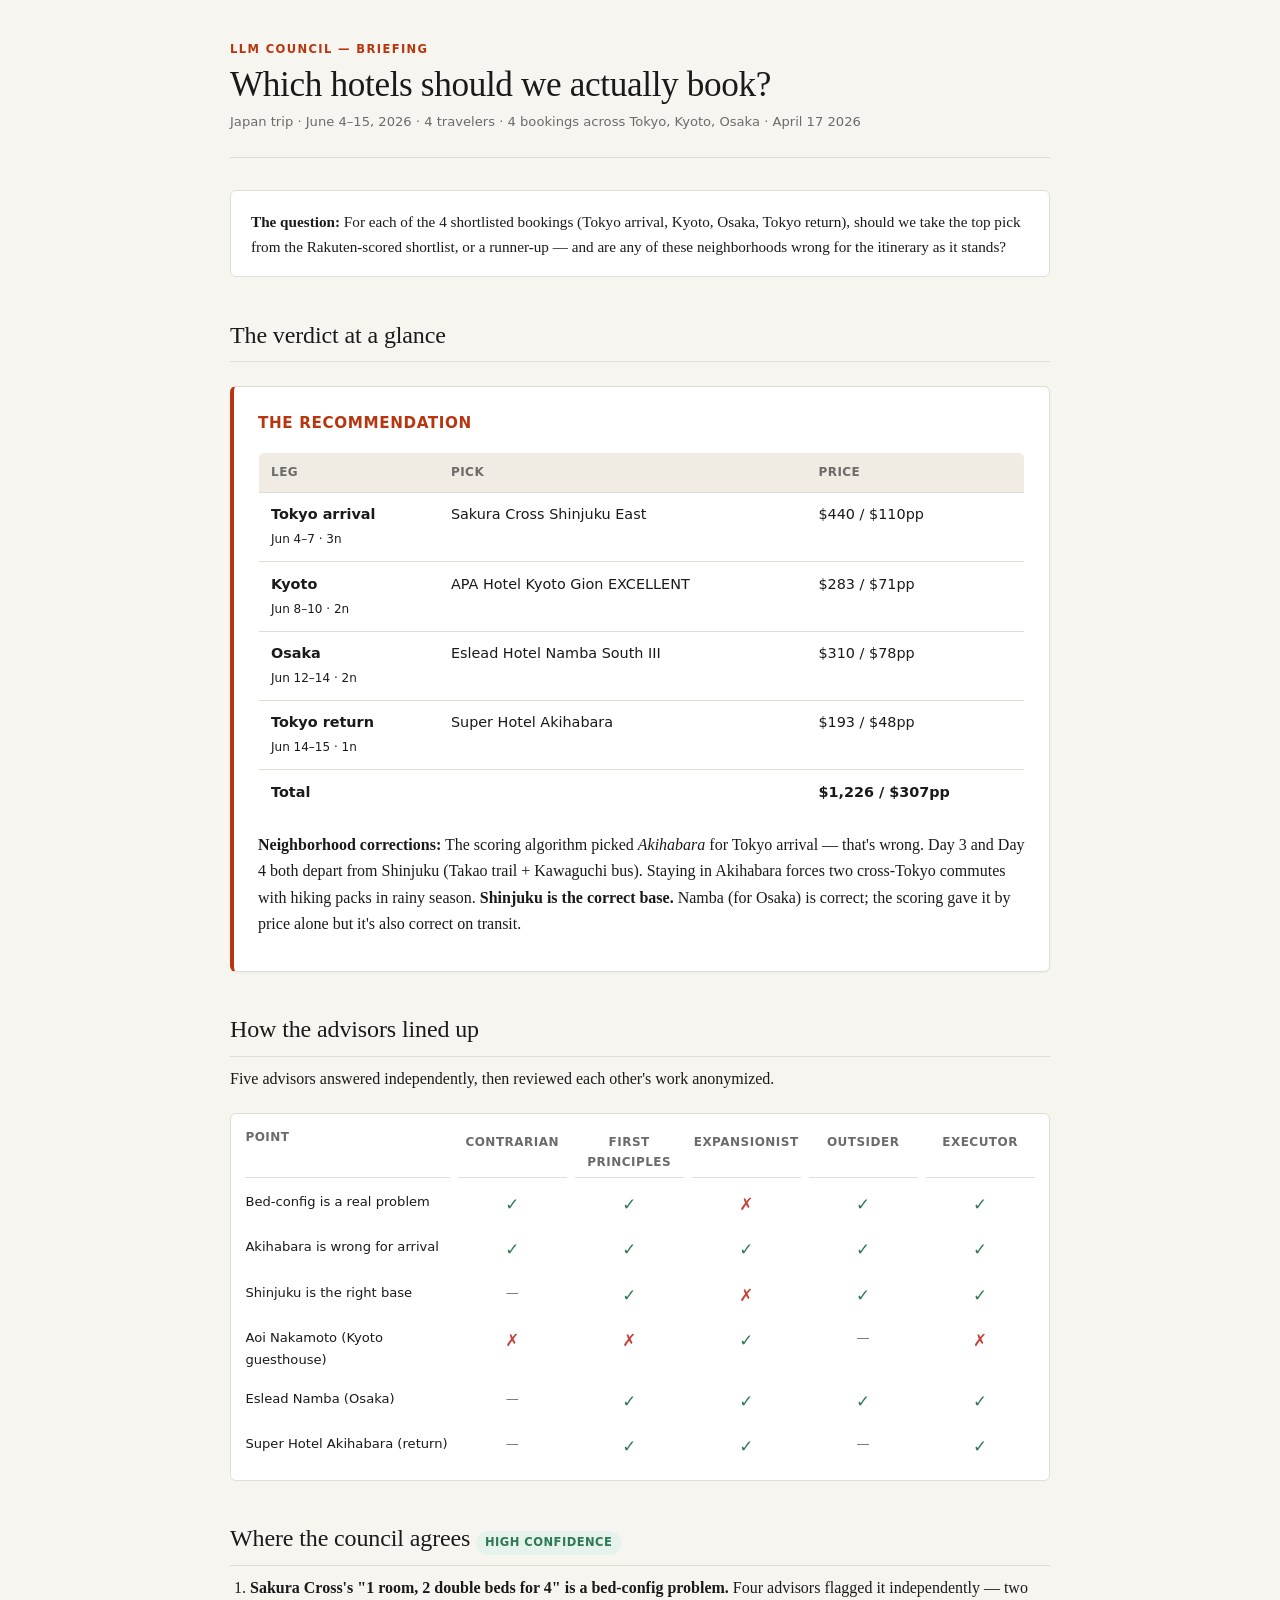
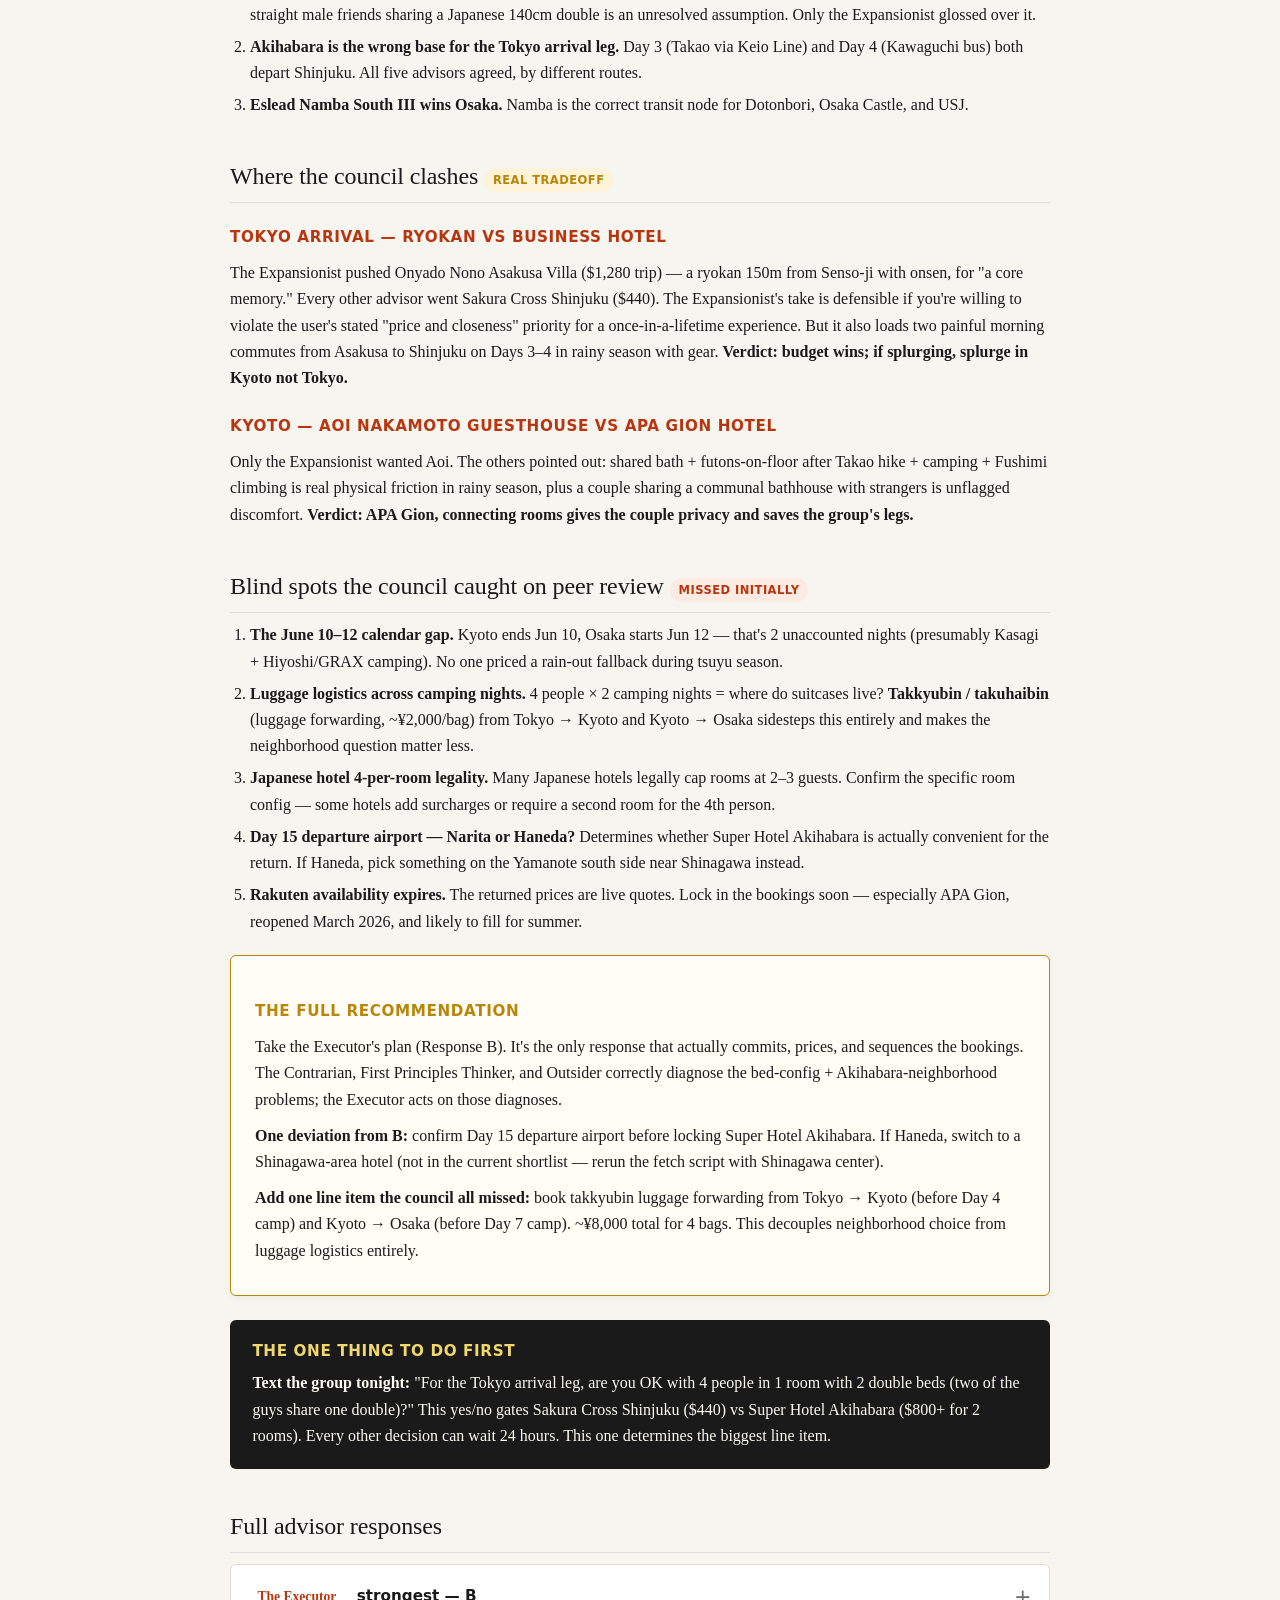
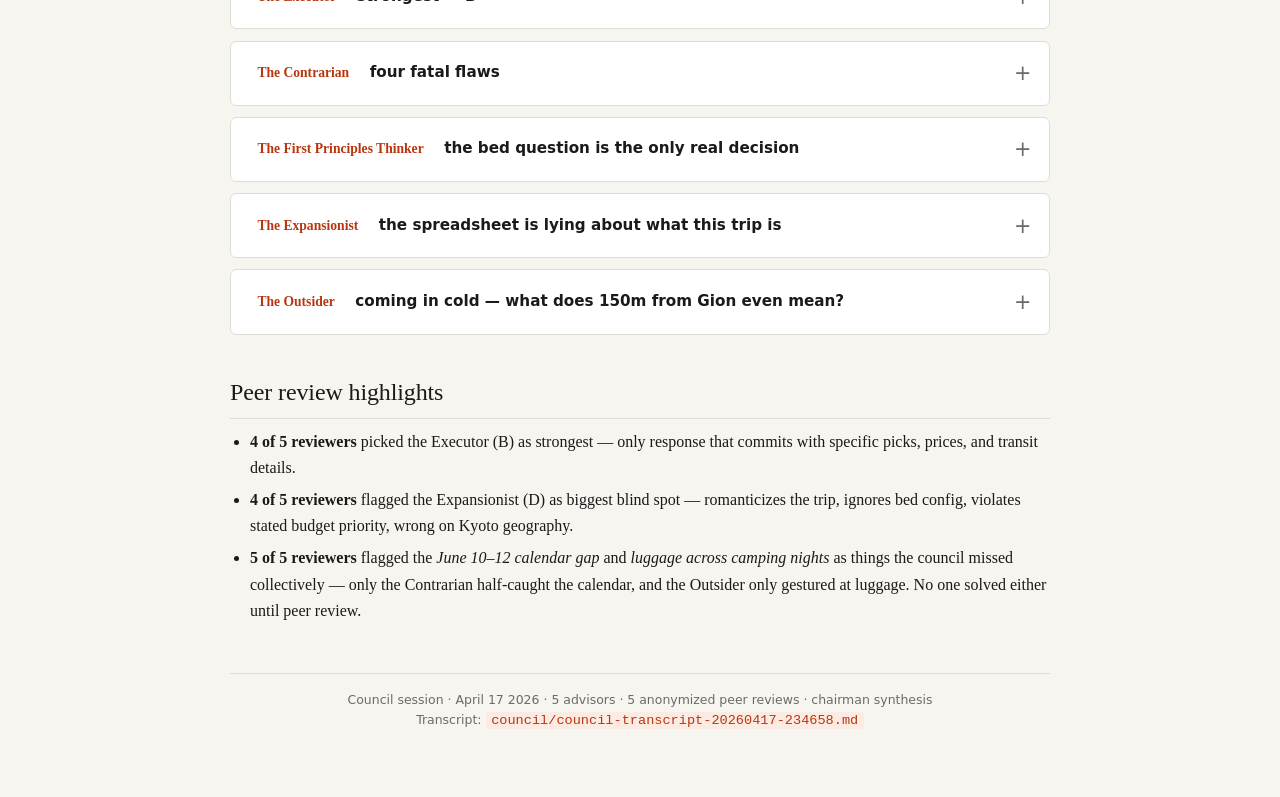
<file: council/council-report-20260417-234658.html>
<!DOCTYPE html>
<html lang="en">
<head>
<meta charset="UTF-8" />
<meta name="viewport" content="width=device-width, initial-scale=1.0" />
<title>Council Report — Japan Trip Hotels</title>
<style>
  :root {
    --bg: #f7f5f0;
    --surface: #ffffff;
    --ink: #1a1a1a;
    --muted: #6b6b6b;
    --accent: #b8360f;
    --accent-soft: #fcebe3;
    --green: #2f7a54;
    --green-soft: #e5f3ec;
    --amber: #b8860b;
    --amber-soft: #fcf3d9;
    --border: #e0ddd4;
  }
  * { box-sizing: border-box; }
  html, body { margin: 0; padding: 0; }
  body {
    font-family: "Iowan Old Style", "Palatino Linotype", Palatino, "URW Palladio L", Georgia, serif;
    background: var(--bg);
    color: var(--ink);
    line-height: 1.65;
    padding: 2.5rem 1.25rem 4rem;
  }
  .container { max-width: 820px; margin: 0 auto; }
  header.doc-head {
    border-bottom: 1px solid var(--border);
    padding-bottom: 1.5rem;
    margin-bottom: 2rem;
  }
  .kicker {
    font-family: system-ui, -apple-system, "Segoe UI", sans-serif;
    text-transform: uppercase;
    letter-spacing: 0.12em;
    font-size: 0.72rem;
    color: var(--accent);
    font-weight: 700;
  }
  h1 {
    font-family: "Didot", "Bodoni 72", Didot, "Playfair Display", serif;
    font-size: 2.2rem;
    font-weight: 400;
    margin: 0.35rem 0 0.4rem;
    letter-spacing: -0.01em;
    line-height: 1.15;
  }
  .meta {
    font-family: system-ui, -apple-system, sans-serif;
    font-size: 0.82rem;
    color: var(--muted);
  }
  h2 {
    font-family: "Didot", "Bodoni 72", Didot, "Playfair Display", serif;
    font-size: 1.5rem;
    font-weight: 400;
    margin: 2.4rem 0 0.5rem;
    letter-spacing: -0.005em;
    border-bottom: 1px solid var(--border);
    padding-bottom: 0.35rem;
  }
  h3 {
    font-family: system-ui, -apple-system, sans-serif;
    font-size: 0.95rem;
    font-weight: 700;
    text-transform: uppercase;
    letter-spacing: 0.04em;
    color: var(--accent);
    margin: 1.4rem 0 0.4rem;
  }
  p { margin: 0.6rem 0; }
  ul, ol { padding-left: 1.25rem; margin: 0.6rem 0; }
  li { margin-bottom: 0.35rem; }
  blockquote {
    border-left: 3px solid var(--accent);
    padding-left: 1rem;
    margin: 1rem 0;
    color: #333;
    font-style: italic;
  }
  .question-box {
    background: var(--surface);
    border: 1px solid var(--border);
    padding: 1.1rem 1.25rem;
    border-radius: 6px;
    margin: 1rem 0 2rem;
    font-size: 0.95rem;
  }
  .verdict-card {
    background: var(--surface);
    border: 1px solid var(--border);
    border-left: 4px solid var(--accent);
    padding: 1.5rem;
    border-radius: 6px;
    margin: 1.5rem 0;
    box-shadow: 0 1px 3px rgba(0, 0, 0, 0.04);
  }
  .verdict-card h3 { margin-top: 0; }
  .pill {
    display: inline-block;
    padding: 0.15rem 0.55rem;
    border-radius: 999px;
    font-family: system-ui, sans-serif;
    font-size: 0.72rem;
    font-weight: 600;
    text-transform: uppercase;
    letter-spacing: 0.04em;
  }
  .pill-agree { background: var(--green-soft); color: var(--green); }
  .pill-clash { background: var(--amber-soft); color: var(--amber); }
  .pill-miss  { background: var(--accent-soft); color: var(--accent); }
  .alignment-grid {
    display: grid;
    grid-template-columns: 1.5fr 0.8fr 0.8fr 0.8fr 0.8fr 0.8fr;
    gap: 0.5rem;
    margin: 1.25rem 0;
    font-family: system-ui, -apple-system, sans-serif;
    font-size: 0.82rem;
    border: 1px solid var(--border);
    padding: 0.9rem;
    border-radius: 6px;
    background: var(--surface);
  }
  .alignment-grid .head {
    font-weight: 700;
    font-size: 0.75rem;
    text-transform: uppercase;
    letter-spacing: 0.04em;
    color: var(--muted);
    padding-bottom: 0.35rem;
    border-bottom: 1px solid var(--border);
  }
  .alignment-grid .row {
    font-weight: 500;
    padding: 0.3rem 0;
  }
  .alignment-grid .cell {
    padding: 0.3rem 0;
    text-align: center;
  }
  .tick { color: var(--green); font-size: 1.05rem; }
  .cross { color: #c5443a; font-size: 1.05rem; }
  .dash { color: var(--muted); }
  .hotel-table {
    width: 100%;
    border-collapse: collapse;
    margin: 1rem 0;
    font-family: system-ui, -apple-system, sans-serif;
    font-size: 0.9rem;
    background: var(--surface);
    border: 1px solid var(--border);
    border-radius: 6px;
    overflow: hidden;
  }
  .hotel-table th {
    text-align: left;
    background: #f0ece4;
    padding: 0.6rem 0.75rem;
    font-size: 0.75rem;
    text-transform: uppercase;
    letter-spacing: 0.04em;
    color: var(--muted);
    border-bottom: 1px solid var(--border);
  }
  .hotel-table td {
    padding: 0.65rem 0.75rem;
    border-bottom: 1px solid var(--border);
    vertical-align: top;
  }
  .hotel-table tr:last-child td { border-bottom: none; }
  details.advisor {
    background: var(--surface);
    border: 1px solid var(--border);
    border-radius: 6px;
    padding: 0.9rem 1.1rem;
    margin: 0.7rem 0;
  }
  details.advisor[open] {
    box-shadow: 0 2px 6px rgba(0, 0, 0, 0.04);
  }
  details.advisor summary {
    cursor: pointer;
    font-family: system-ui, sans-serif;
    font-weight: 600;
    font-size: 0.95rem;
    color: var(--ink);
    list-style: none;
    display: flex;
    justify-content: space-between;
    align-items: center;
  }
  details.advisor summary::-webkit-details-marker { display: none; }
  details.advisor summary::after {
    content: "+";
    color: var(--muted);
    font-size: 1.3rem;
    font-weight: 400;
  }
  details.advisor[open] summary::after { content: "−"; }
  details.advisor .body {
    margin-top: 0.8rem;
    font-size: 0.92rem;
    color: #222;
  }
  .advisor-label {
    display: inline-block;
    padding: 0.1rem 0.55rem;
    border-radius: 3px;
    font-family: "Didot", serif;
    font-size: 0.85rem;
    color: var(--accent);
    margin-right: 0.4rem;
  }
  .recommendation {
    background: #fffdf6;
    border: 1px solid var(--amber);
    border-radius: 6px;
    padding: 1.3rem 1.5rem;
    margin: 1.25rem 0;
    box-shadow: 0 2px 5px rgba(184, 134, 11, 0.08);
  }
  .recommendation h3 { color: var(--amber); }
  .first-thing {
    background: var(--ink);
    color: #fcfaf2;
    border-radius: 6px;
    padding: 1.2rem 1.4rem;
    margin: 1.5rem 0;
  }
  .first-thing h3 {
    color: #f1d86c;
    margin-top: 0;
  }
  footer.doc-foot {
    border-top: 1px solid var(--border);
    margin-top: 3rem;
    padding-top: 1rem;
    font-family: system-ui, sans-serif;
    font-size: 0.78rem;
    color: var(--muted);
    text-align: center;
  }
  code {
    font-family: "SF Mono", Menlo, Consolas, monospace;
    background: var(--accent-soft);
    color: var(--accent);
    padding: 0.08rem 0.35rem;
    border-radius: 3px;
    font-size: 0.85rem;
  }
</style>
</head>
<body>
<div class="container">

<header class="doc-head">
  <div class="kicker">LLM Council — Briefing</div>
  <h1>Which hotels should we actually book?</h1>
  <div class="meta">Japan trip · June 4–15, 2026 · 4 travelers · 4 bookings across Tokyo, Kyoto, Osaka · April 17 2026</div>
</header>

<div class="question-box">
  <strong>The question:</strong> For each of the 4 shortlisted bookings (Tokyo arrival, Kyoto, Osaka, Tokyo return), should we take the top pick from the Rakuten-scored shortlist, or a runner-up — and are any of these neighborhoods wrong for the itinerary as it stands?
</div>

<h2>The verdict at a glance</h2>

<div class="verdict-card">
  <h3>The recommendation</h3>
  <table class="hotel-table">
    <tr><th>Leg</th><th>Pick</th><th>Price</th></tr>
    <tr>
      <td><strong>Tokyo arrival</strong><br><small>Jun 4–7 · 3n</small></td>
      <td>Sakura Cross Shinjuku East</td>
      <td>$440 / $110pp</td>
    </tr>
    <tr>
      <td><strong>Kyoto</strong><br><small>Jun 8–10 · 2n</small></td>
      <td>APA Hotel Kyoto Gion EXCELLENT</td>
      <td>$283 / $71pp</td>
    </tr>
    <tr>
      <td><strong>Osaka</strong><br><small>Jun 12–14 · 2n</small></td>
      <td>Eslead Hotel Namba South III</td>
      <td>$310 / $78pp</td>
    </tr>
    <tr>
      <td><strong>Tokyo return</strong><br><small>Jun 14–15 · 1n</small></td>
      <td>Super Hotel Akihabara</td>
      <td>$193 / $48pp</td>
    </tr>
    <tr>
      <td colspan="2"><strong>Total</strong></td>
      <td><strong>$1,226 / $307pp</strong></td>
    </tr>
  </table>
  <p><strong>Neighborhood corrections:</strong> The scoring algorithm picked <em>Akihabara</em> for Tokyo arrival — that's wrong. Day 3 and Day 4 both depart from Shinjuku (Takao trail + Kawaguchi bus). Staying in Akihabara forces two cross-Tokyo commutes with hiking packs in rainy season. <strong>Shinjuku is the correct base.</strong> Namba (for Osaka) is correct; the scoring gave it by price alone but it's also correct on transit.</p>
</div>

<h2>How the advisors lined up</h2>

<p>Five advisors answered independently, then reviewed each other's work anonymized.</p>

<div class="alignment-grid">
  <div class="head">Point</div>
  <div class="head cell">Contrarian</div>
  <div class="head cell">First Principles</div>
  <div class="head cell">Expansionist</div>
  <div class="head cell">Outsider</div>
  <div class="head cell">Executor</div>

  <div class="row">Bed-config is a real problem</div>
  <div class="cell"><span class="tick">✓</span></div>
  <div class="cell"><span class="tick">✓</span></div>
  <div class="cell"><span class="cross">✗</span></div>
  <div class="cell"><span class="tick">✓</span></div>
  <div class="cell"><span class="tick">✓</span></div>

  <div class="row">Akihabara is wrong for arrival</div>
  <div class="cell"><span class="tick">✓</span></div>
  <div class="cell"><span class="tick">✓</span></div>
  <div class="cell"><span class="tick">✓</span></div>
  <div class="cell"><span class="tick">✓</span></div>
  <div class="cell"><span class="tick">✓</span></div>

  <div class="row">Shinjuku is the right base</div>
  <div class="cell"><span class="dash">—</span></div>
  <div class="cell"><span class="tick">✓</span></div>
  <div class="cell"><span class="cross">✗</span></div>
  <div class="cell"><span class="tick">✓</span></div>
  <div class="cell"><span class="tick">✓</span></div>

  <div class="row">Aoi Nakamoto (Kyoto guesthouse)</div>
  <div class="cell"><span class="cross">✗</span></div>
  <div class="cell"><span class="cross">✗</span></div>
  <div class="cell"><span class="tick">✓</span></div>
  <div class="cell"><span class="dash">—</span></div>
  <div class="cell"><span class="cross">✗</span></div>

  <div class="row">Eslead Namba (Osaka)</div>
  <div class="cell"><span class="dash">—</span></div>
  <div class="cell"><span class="tick">✓</span></div>
  <div class="cell"><span class="tick">✓</span></div>
  <div class="cell"><span class="tick">✓</span></div>
  <div class="cell"><span class="tick">✓</span></div>

  <div class="row">Super Hotel Akihabara (return)</div>
  <div class="cell"><span class="dash">—</span></div>
  <div class="cell"><span class="tick">✓</span></div>
  <div class="cell"><span class="tick">✓</span></div>
  <div class="cell"><span class="dash">—</span></div>
  <div class="cell"><span class="tick">✓</span></div>
</div>

<h2>Where the council agrees <span class="pill pill-agree">High confidence</span></h2>
<ol>
  <li><strong>Sakura Cross's "1 room, 2 double beds for 4" is a bed-config problem.</strong> Four advisors flagged it independently — two straight male friends sharing a Japanese 140cm double is an unresolved assumption. Only the Expansionist glossed over it.</li>
  <li><strong>Akihabara is the wrong base for the Tokyo arrival leg.</strong> Day 3 (Takao via Keio Line) and Day 4 (Kawaguchi bus) both depart Shinjuku. All five advisors agreed, by different routes.</li>
  <li><strong>Eslead Namba South III wins Osaka.</strong> Namba is the correct transit node for Dotonbori, Osaka Castle, and USJ.</li>
</ol>

<h2>Where the council clashes <span class="pill pill-clash">Real tradeoff</span></h2>

<h3>Tokyo arrival — ryokan vs business hotel</h3>
<p>The Expansionist pushed Onyado Nono Asakusa Villa ($1,280 trip) — a ryokan 150m from Senso-ji with onsen, for "a core memory." Every other advisor went Sakura Cross Shinjuku ($440). The Expansionist's take is defensible if you're willing to violate the user's stated "price and closeness" priority for a once-in-a-lifetime experience. But it also loads two painful morning commutes from Asakusa to Shinjuku on Days 3–4 in rainy season with gear. <strong>Verdict: budget wins; if splurging, splurge in Kyoto not Tokyo.</strong></p>

<h3>Kyoto — Aoi Nakamoto guesthouse vs APA Gion hotel</h3>
<p>Only the Expansionist wanted Aoi. The others pointed out: shared bath + futons-on-floor after Takao hike + camping + Fushimi climbing is real physical friction in rainy season, plus a couple sharing a communal bathhouse with strangers is unflagged discomfort. <strong>Verdict: APA Gion, connecting rooms gives the couple privacy and saves the group's legs.</strong></p>

<h2>Blind spots the council caught on peer review <span class="pill pill-miss">Missed initially</span></h2>

<ol>
  <li><strong>The June 10–12 calendar gap.</strong> Kyoto ends Jun 10, Osaka starts Jun 12 — that's 2 unaccounted nights (presumably Kasagi + Hiyoshi/GRAX camping). No one priced a rain-out fallback during tsuyu season.</li>
  <li><strong>Luggage logistics across camping nights.</strong> 4 people × 2 camping nights = where do suitcases live? <strong>Takkyubin / takuhaibin</strong> (luggage forwarding, ~¥2,000/bag) from Tokyo → Kyoto and Kyoto → Osaka sidesteps this entirely and makes the neighborhood question matter less.</li>
  <li><strong>Japanese hotel 4-per-room legality.</strong> Many Japanese hotels legally cap rooms at 2–3 guests. Confirm the specific room config — some hotels add surcharges or require a second room for the 4th person.</li>
  <li><strong>Day 15 departure airport — Narita or Haneda?</strong> Determines whether Super Hotel Akihabara is actually convenient for the return. If Haneda, pick something on the Yamanote south side near Shinagawa instead.</li>
  <li><strong>Rakuten availability expires.</strong> The returned prices are live quotes. Lock in the bookings soon — especially APA Gion, reopened March 2026, and likely to fill for summer.</li>
</ol>

<div class="recommendation">
  <h3>The full recommendation</h3>
  <p>Take the Executor's plan (Response B). It's the only response that actually commits, prices, and sequences the bookings. The Contrarian, First Principles Thinker, and Outsider correctly diagnose the bed-config + Akihabara-neighborhood problems; the Executor acts on those diagnoses.</p>
  <p><strong>One deviation from B:</strong> confirm Day 15 departure airport before locking Super Hotel Akihabara. If Haneda, switch to a Shinagawa-area hotel (not in the current shortlist — rerun the fetch script with Shinagawa center).</p>
  <p><strong>Add one line item the council all missed:</strong> book takkyubin luggage forwarding from Tokyo → Kyoto (before Day 4 camp) and Kyoto → Osaka (before Day 7 camp). ~¥8,000 total for 4 bags. This decouples neighborhood choice from luggage logistics entirely.</p>
</div>

<div class="first-thing">
  <h3>The one thing to do first</h3>
  <p style="color:#fcfaf2; margin:0;"><strong>Text the group tonight:</strong> "For the Tokyo arrival leg, are you OK with 4 people in 1 room with 2 double beds (two of the guys share one double)?" This yes/no gates Sakura Cross Shinjuku ($440) vs Super Hotel Akihabara ($800+ for 2 rooms). Every other decision can wait 24 hours. This one determines the biggest line item.</p>
</div>

<h2>Full advisor responses</h2>

<details class="advisor">
  <summary><span><span class="advisor-label">The Executor</span> strongest — B</span></summary>
  <div class="body">
    <p><strong>Book these Monday:</strong></p>
    <p><strong>Tokyo Arrival:</strong> Sakura Cross Shinjuku East, $440. Day 4 bus leaves from Shinjuku Expressway Bus Terminal. Takao via Keio Line from Shinjuku. Akihabara wrong for Day 3/4. Post-7:30pm landing: NRT N'EX or Limousine Bus to Shinjuku Station, 10-min walk, front desk typically staffed until 11pm — confirm late check-in.</p>
    <p><strong>Kyoto:</strong> APA Gion, $283. Aoi's shared bath is friction you don't need. APA wins on location + two real rooms (couple gets privacy).</p>
    <p><strong>Osaka:</strong> Eslead Namba South III, $310. Namba = Dotonbori on foot, direct train to USJ, 37m² sleeps all 4.</p>
    <p><strong>Tokyo Return:</strong> Super Hotel Akihabara, $193. Cheapest, walkable to Nakano/Shibuya/Shimokita. DisneySea = 35 min via Keihin-Tohoku + Keiyo Line.</p>
    <p><strong>Total $1,226 / $307pp</strong> for 9 hotel nights. Book APA and Super Hotel direct on their sites (cheaper + easier to modify). Book Sakura Cross and Eslead through Rakuten.</p>
  </div>
</details>

<details class="advisor">
  <summary><span><span class="advisor-label">The Contrarian</span> four fatal flaws</span></summary>
  <div class="body">
    <p><strong>1. Sakura Cross Shinjuku</strong> — 1 room, 2 double beds for 4 adults. Two grown men in a 140cm Japanese double bed. ⭐5.0 w/119 reviews is noise.</p>
    <p><strong>2. Aoi Nakamoto</strong> — shared bath, tatami, 97 reviews. Couple sharing a bathhouse with strangers after Kasagi camping. Futons after Takao + camping + Fushimi will wreck someone's back.</p>
    <p><strong>3. Osaka dates don't match.</strong> Kyoto ends Jun 10, Kasagi camp Day 7. Where are you Jun 10–12?</p>
    <p><strong>4. Akihabara base for Day 3/4 Shinjuku departures in rainy season</strong> = two cross-Tokyo commutes with hiking packs. Distance score is lying — weight Shinjuku access.</p>
    <p>Fix the calendar first. Then rescore.</p>
  </div>
</details>

<details class="advisor">
  <summary><span><span class="advisor-label">The First Principles Thinker</span> the bed question is the only real decision</span></summary>
  <div class="body">
    <p>You're optimizing the wrong variable. A hotel = bed per person + bathroom without queue-rage + door close to first activity. Rakuten rating column is noise — 119 reviews vs 3,489 aren't the same signal, and 4.17 in Japan means spotless.</p>
    <p><strong>Tokyo arrival:</strong> Day 4 Shinjuku bus = Sakura Cross Shinjuku East is the only correct answer. Cheapest, too. Stop overthinking.</p>
    <p>One room with 2 double beds for a couple + 2 straight male friends is a disaster. Ask them. If no, need Super Hotel Akihabara (2 rooms), accept the Shinjuku transit tax on Day 4.</p>
    <p><strong>Kyoto:</strong> Aoi shared bath in rainy season = friction. APA Gion, connecting rooms, done.</p>
    <p><strong>Osaka:</strong> Eslead Namba. <strong>Tokyo return:</strong> Super Hotel Akihabara — 1 night, cheapest wins, neighborhood irrelevant.</p>
    <p>The bed question is the only real decision. Ask it tonight.</p>
  </div>
</details>

<details class="advisor">
  <summary><span><span class="advisor-label">The Expansionist</span> the spreadsheet is lying about what this trip is</span></summary>
  <div class="body">
    <p>Stop optimizing for cost-per-bed.</p>
    <p><strong>Tokyo arrival: Onyado Nono Asakusa Villa.</strong> 150m from Senso-ji = 5:30am tourists-free. Ryokan onsen after Takao = sore-legs miracle. $220/person premium buys a core memory.</p>
    <p><strong>Kyoto: Guest House Aoi Nakamoto.</strong> Cheapest AND most distinctive. Authentic ryokan. APA is Cleveland.</p>
    <p><strong>Osaka: Eslead Namba South III.</strong> Steal of the trip. Shinsekai is a vibe to visit, not sleep in.</p>
    <p><strong>Tokyo return: Super Hotel Akihabara.</strong> Sleep-and-leave.</p>
    <p>Neighborhoods wrong? Yes — Shinjuku East for arrival is a mistake. Asakusa-base means Uber to the bus with fresh legs. Total ~$2,190. Spend the delta on the ryokan. You won't remember the $110 room.</p>
  </div>
</details>

<details class="advisor">
  <summary><span><span class="advisor-label">The Outsider</span> coming in cold — what does 150m from Gion even mean?</span></summary>
  <div class="body">
    <p>Biggest red flag: 4 people = 1 couple + 2 single guys. "1 room, 2 double beds for 4" — two straight male friends in the same bed? Couple splits? Not addressed in scoring. "Triple Serta beds" = 3 beds, 4 people. Who sleeps where?</p>
    <p>Day 2 Asakusa, Day 3 Shinjuku, Day 4 Shinjuku — two of three days from Shinjuku, why is Akihabara winning?</p>
    <p>Kyoto Aoi Nakamoto shared bath with a couple — unflagged comfort question.</p>
    <p>Osaka Eslead Namba looks right.</p>
    <p>Tokyo return: DisneySea is in Urayasu, nowhere near Akihabara. Pick cheapest near airport transfer.</p>
    <p>Neighborhoods mean nothing to me — is "150m from Gion" 150m from the tourist strip or from a quiet edge? That matters.</p>
    <p><strong>Also: where's the luggage on camping nights?</strong> Hotels usually won't hold bags across a multi-night gap.</p>
  </div>
</details>

<h2>Peer review highlights</h2>
<ul>
  <li><strong>4 of 5 reviewers</strong> picked the Executor (B) as strongest — only response that commits with specific picks, prices, and transit details.</li>
  <li><strong>4 of 5 reviewers</strong> flagged the Expansionist (D) as biggest blind spot — romanticizes the trip, ignores bed config, violates stated budget priority, wrong on Kyoto geography.</li>
  <li><strong>5 of 5 reviewers</strong> flagged the <em>June 10–12 calendar gap</em> and <em>luggage across camping nights</em> as things the council missed collectively — only the Contrarian half-caught the calendar, and the Outsider only gestured at luggage. No one solved either until peer review.</li>
</ul>

<footer class="doc-foot">
  Council session · April 17 2026 · 5 advisors · 5 anonymized peer reviews · chairman synthesis<br>
  Transcript: <code>council/council-transcript-20260417-234658.md</code>
</footer>

</div>
</body>
</html>
</file>
